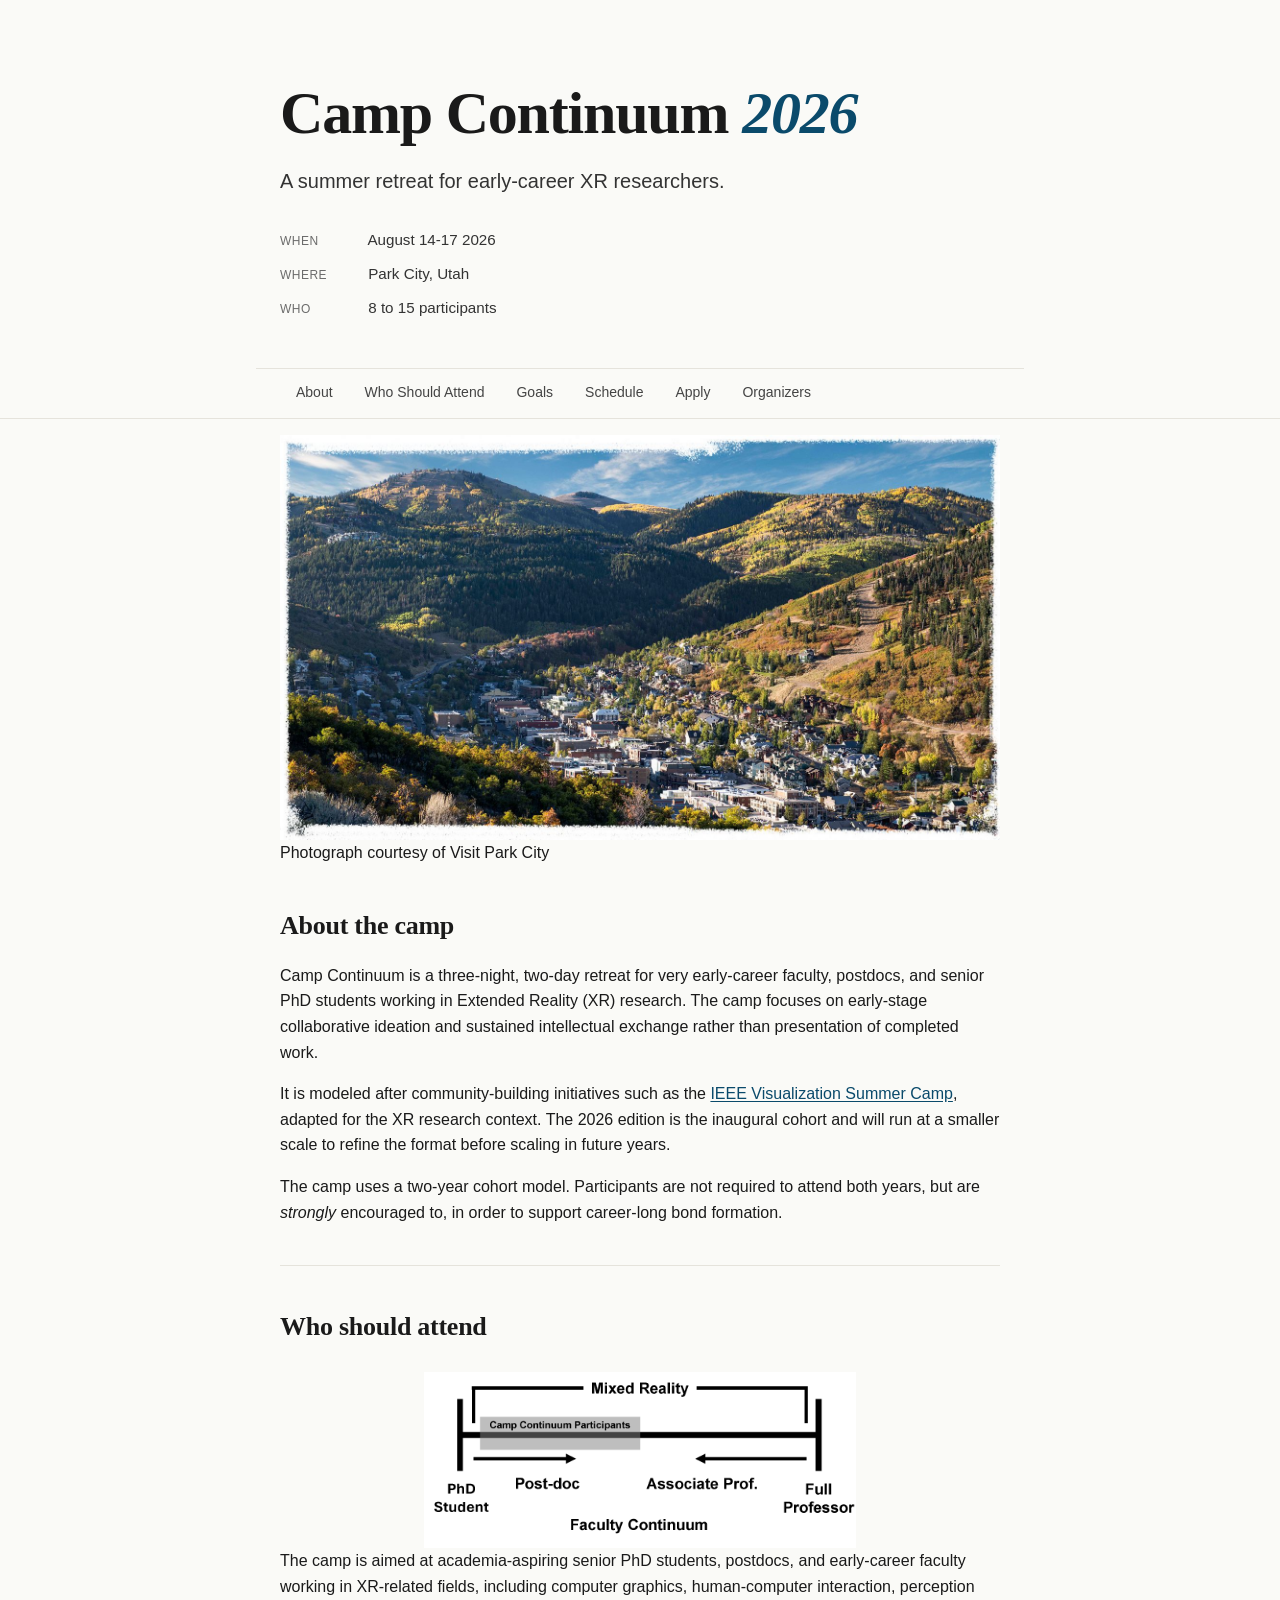
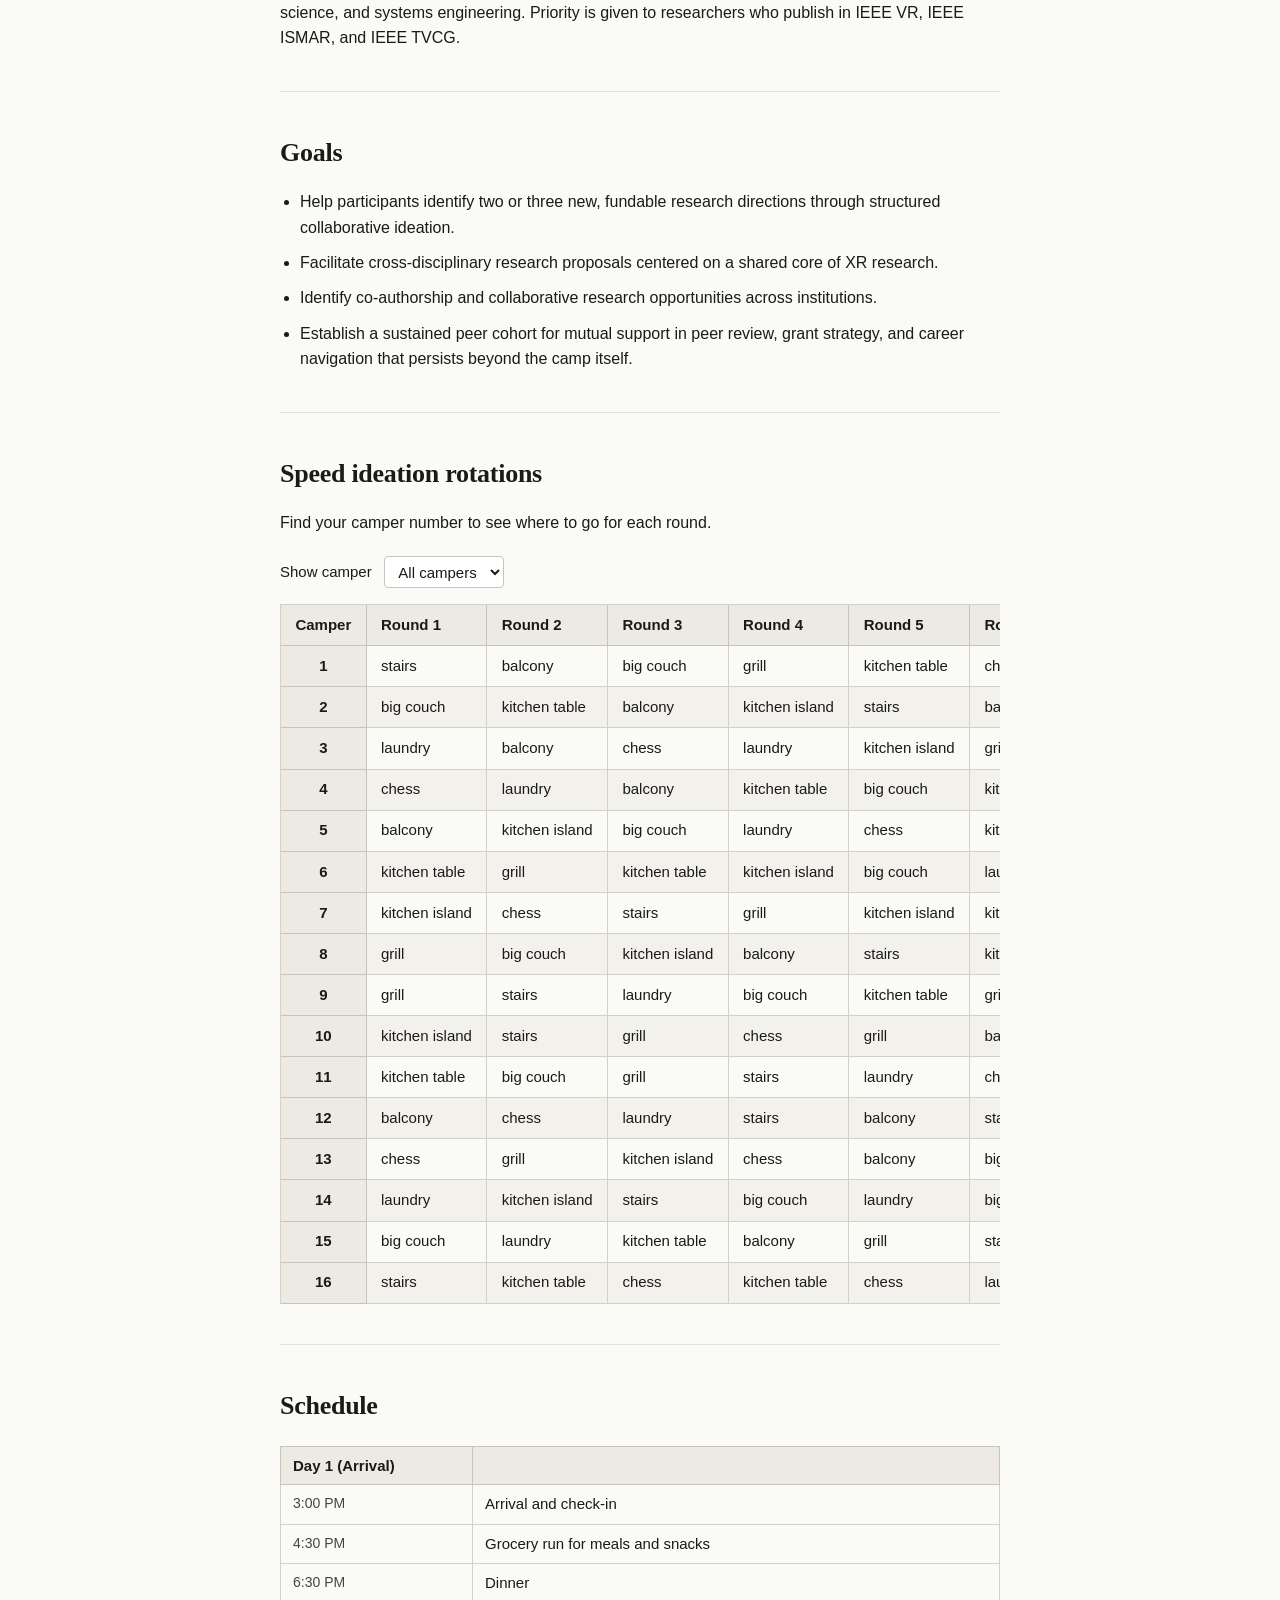
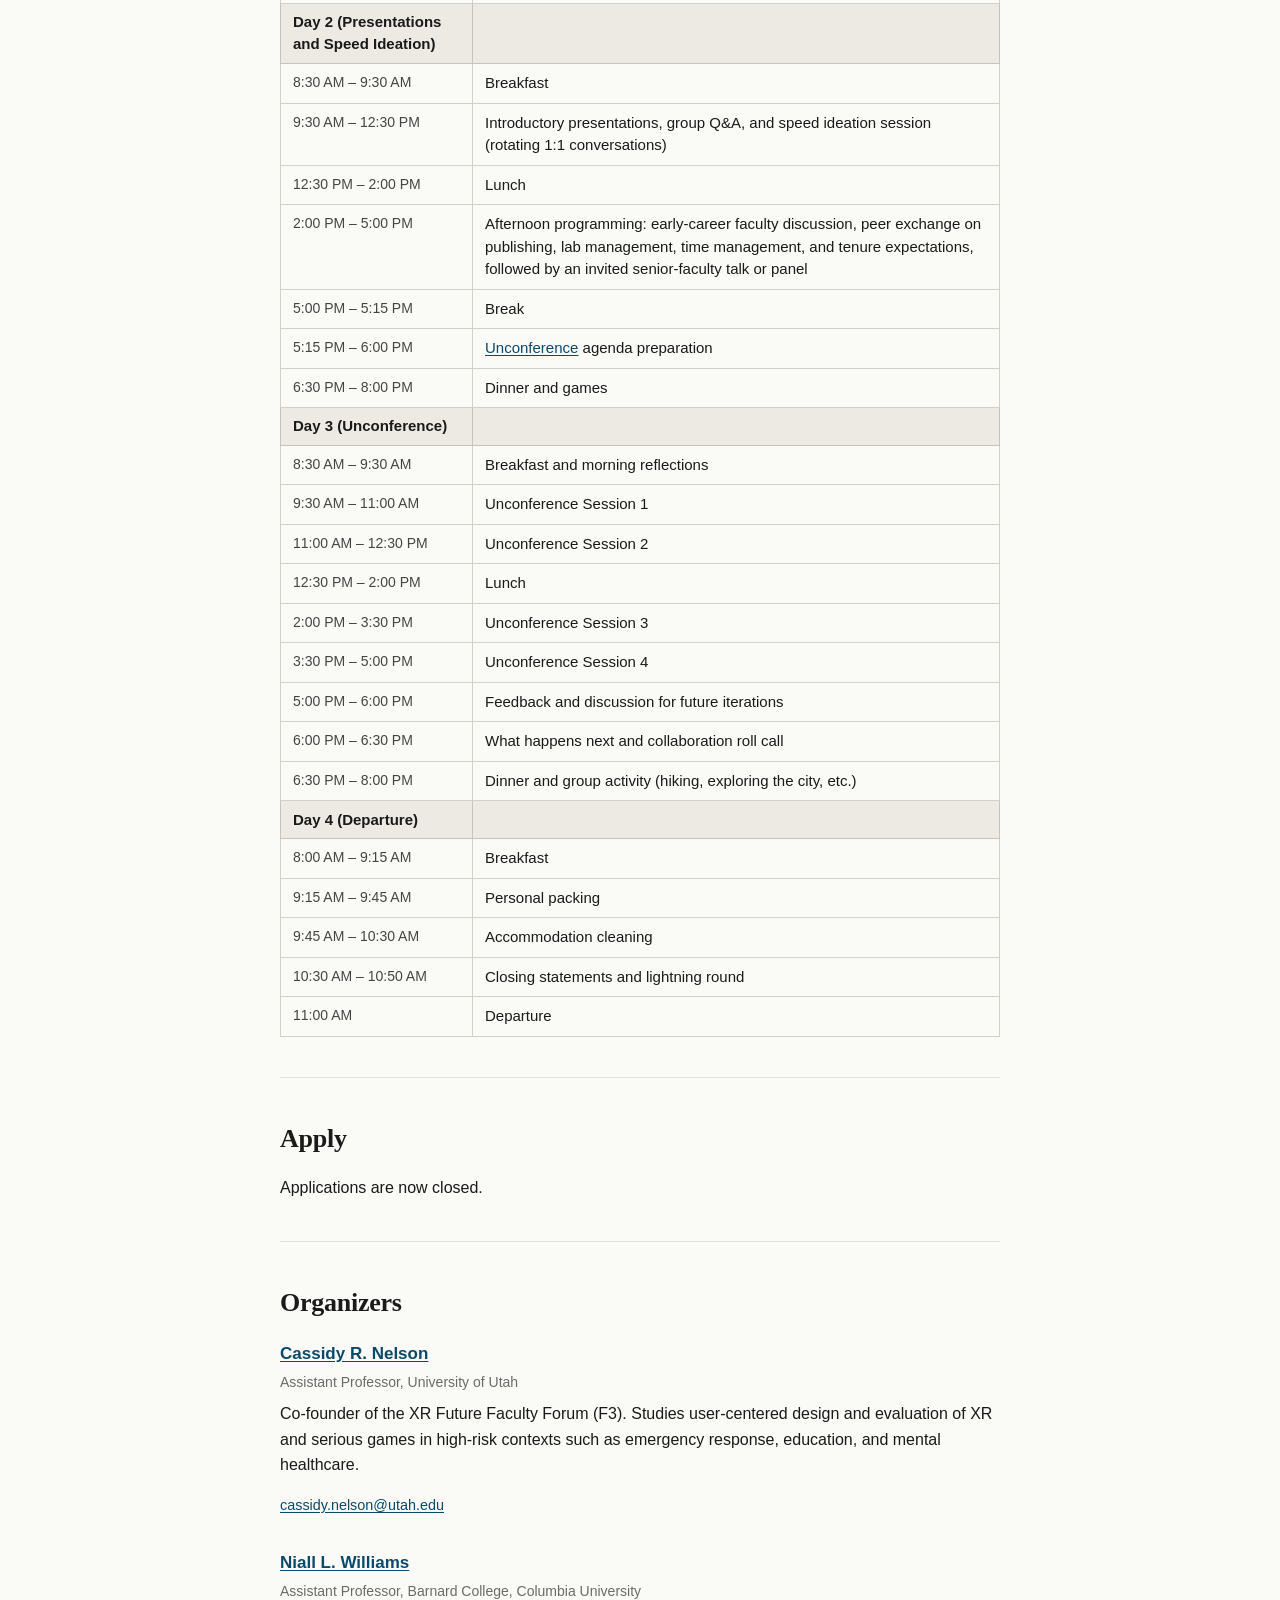
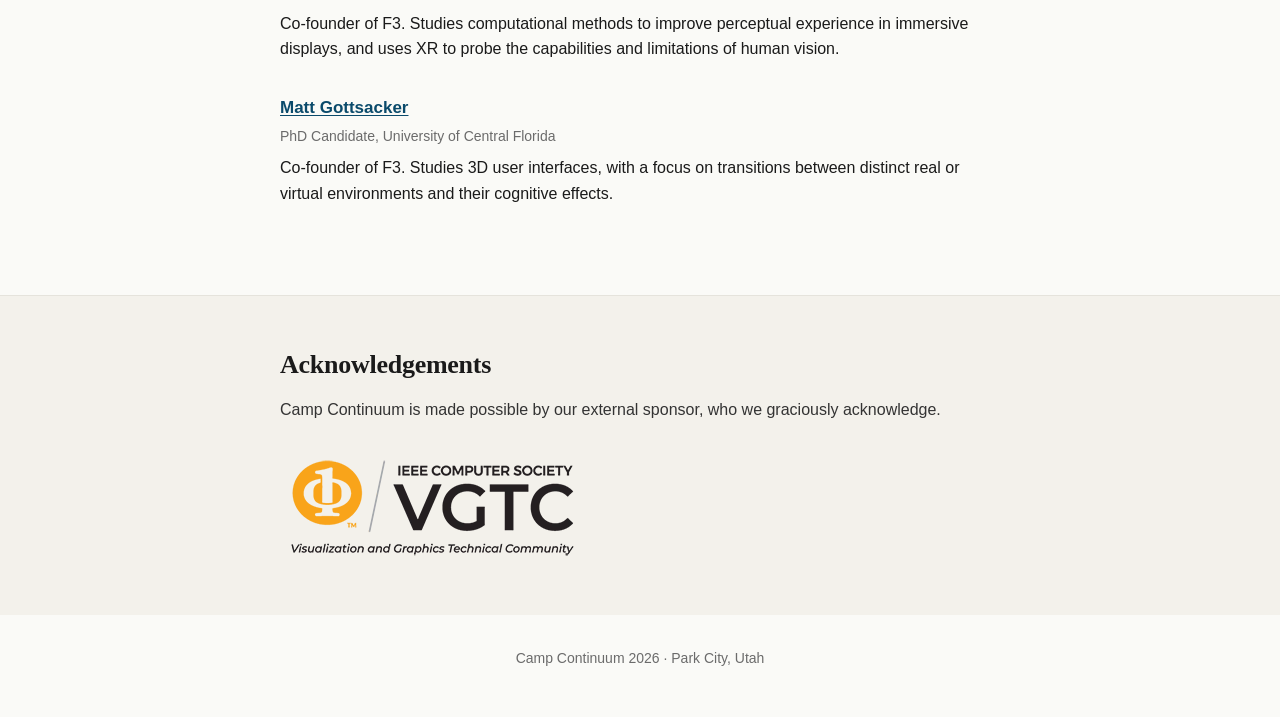
<file: 2026/index.html>
<!DOCTYPE html>
<html lang="en">
<head>
  <meta charset="UTF-8">
  <meta name="viewport" content="width=device-width, initial-scale=1.0">
  <title>Camp Continuum 2026</title>
  <meta name="description" content="A summer retreat for early-career XR researchers. Park City, August 2026.">
  <link rel="stylesheet" href="styles.css">
</head>
<body>

  <header class="hero">
    <h1>Camp Continuum <span class="year">2026</span></h1>
    <p class="tagline">A summer retreat for early-career XR researchers.</p>
    <ul class="hero-meta">
      <li><strong>When</strong> August 14-17 2026</li>
      <li><strong>Where</strong> Park City, Utah</li>
      <li><strong>Who</strong> 8 to 15 participants</li>
    </ul>
  </header>

  <nav class="site-nav" id="site-nav">
    <ul>
      <li><a href="#about">About</a></li>
      <li><a href="#who">Who Should Attend</a></li>
      <li><a href="#goals">Goals</a></li>
      <li><a href="#schedule">Schedule</a></li>
      <li><a href="#apply">Apply</a></li>
      <li><a href="#organizers">Organizers</a></li>
    </ul>
  </nav>

  <main>

    <div class="banner-photo">
      <img src="../img/park_city.png" alt="Camp Continuum 2026">
      <p class="photo-caption">Photograph courtesy of Visit Park City</p>
    </div>

    <section class="section" id="about">
      <h2>About the camp</h2>
      <p>
        Camp Continuum is a three-night, two-day retreat for very early-career faculty, postdocs, and senior PhD students working in Extended Reality (XR) research. The camp focuses on early-stage collaborative ideation and sustained intellectual exchange rather than presentation of completed work.
      </p>
      <p>
        It is modeled after community-building initiatives such as the <a href="https://vissummercamp.github.io/">IEEE Visualization Summer Camp</a>, adapted for the XR research context. The 2026 edition is the inaugural cohort and will run at a smaller scale to refine the format before scaling in future years.
      </p>
      <p>
        The camp uses a two-year cohort model. Participants are not required to attend both years, but are <i>strongly</i> encouraged to, in order to support career-long bond formation.
      </p>
    </section>

    <section class="section" id="who">
      <h2>Who should attend</h2>
      <img class="who-photo" src="../img/camp-continuum.png" alt="Camp Continuum">
      <p>
        The camp is aimed at academia-aspiring senior PhD students, postdocs, and early-career faculty working in XR-related fields, including computer graphics, human-computer interaction, perception science, and systems engineering. Priority is given to researchers who publish in IEEE VR, IEEE ISMAR, and IEEE TVCG.
      </p>
    </section>

    <section class="section" id="goals">
      <h2>Goals</h2>
      <ul class="list">
        <li>Help participants identify two or three new, fundable research directions through structured collaborative ideation.</li>
        <li>Facilitate cross-disciplinary research proposals centered on a shared core of XR research.</li>
        <li>Identify co-authorship and collaborative research opportunities across institutions.</li>
        <li>Establish a sustained peer cohort for mutual support in peer review, grant strategy, and career navigation that persists beyond the camp itself.</li>
      </ul>
    </section>

    <section class="section" id="rotations">
      <h2>Speed ideation rotations</h2>
      <p>Find your camper number to see where to go for each round.</p>

      <div class="rotation-filter">
        <label for="camper-filter">Show camper</label>
        <select id="camper-filter">
          <option value="">All campers</option>
        </select>
      </div>

      <div class="table-scroll">
      <table class="rotation-table" id="rotation-table">
  <thead>
    <tr>
      <th>Camper</th>
      <th>Round 1</th>
      <th>Round 2</th>
      <th>Round 3</th>
      <th>Round 4</th>
      <th>Round 5</th>
      <th>Round 6</th>
      <th>Round 7</th>
      <th>Round 8</th>
      <th>Round 9</th>
      <th>Round 10</th>
      <th>Round 11</th>
      <th>Round 12</th>
      <th>Round 13</th>
      <th>Round 14</th>
      <th>Round 15</th>
    </tr>
  </thead>
  <tbody>
    <tr>
      <th>1</th>
      <td>stairs</td>
      <td>balcony</td>
      <td>big couch</td>
      <td>grill</td>
      <td>kitchen table</td>
      <td>chess</td>
      <td>laundry</td>
      <td>kitchen island</td>
      <td>stairs</td>
      <td>kitchen island</td>
      <td>chess</td>
      <td>grill</td>
      <td>laundry</td>
      <td>kitchen table</td>
      <td>balcony</td>
    </tr>
    <tr>
      <th>2</th>
      <td>big couch</td>
      <td>kitchen table</td>
      <td>balcony</td>
      <td>kitchen island</td>
      <td>stairs</td>
      <td>balcony</td>
      <td>grill</td>
      <td>kitchen table</td>
      <td>stairs</td>
      <td>chess</td>
      <td>grill</td>
      <td>laundry</td>
      <td>chess</td>
      <td>kitchen island</td>
      <td>laundry</td>
    </tr>
    <tr>
      <th>3</th>
      <td>laundry</td>
      <td>balcony</td>
      <td>chess</td>
      <td>laundry</td>
      <td>kitchen island</td>
      <td>grill</td>
      <td>stairs</td>
      <td>balcony</td>
      <td>big couch</td>
      <td>chess</td>
      <td>kitchen table</td>
      <td>stairs</td>
      <td>kitchen table</td>
      <td>big couch</td>
      <td>grill</td>
    </tr>
    <tr>
      <th>4</th>
      <td>chess</td>
      <td>laundry</td>
      <td>balcony</td>
      <td>kitchen table</td>
      <td>big couch</td>
      <td>kitchen island</td>
      <td>kitchen table</td>
      <td>laundry</td>
      <td>grill</td>
      <td>kitchen island</td>
      <td>kitchen table</td>
      <td>big couch</td>
      <td>stairs</td>
      <td>balcony</td>
      <td>chess</td>
    </tr>
    <tr>
      <th>5</th>
      <td>balcony</td>
      <td>kitchen island</td>
      <td>big couch</td>
      <td>laundry</td>
      <td>chess</td>
      <td>kitchen table</td>
      <td>kitchen island</td>
      <td>grill</td>
      <td>kitchen table</td>
      <td>laundry</td>
      <td>grill</td>
      <td>big couch</td>
      <td>balcony</td>
      <td>chess</td>
      <td>stairs</td>
    </tr>
    <tr>
      <th>6</th>
      <td>kitchen table</td>
      <td>grill</td>
      <td>kitchen table</td>
      <td>kitchen island</td>
      <td>big couch</td>
      <td>laundry</td>
      <td>balcony</td>
      <td>big couch</td>
      <td>chess</td>
      <td>stairs</td>
      <td>chess</td>
      <td>stairs</td>
      <td>balcony</td>
      <td>laundry</td>
      <td>big couch</td>
    </tr>
    <tr>
      <th>7</th>
      <td>kitchen island</td>
      <td>chess</td>
      <td>stairs</td>
      <td>grill</td>
      <td>kitchen island</td>
      <td>kitchen table</td>
      <td>big couch</td>
      <td>chess</td>
      <td>balcony</td>
      <td>grill</td>
      <td>big couch</td>
      <td>laundry</td>
      <td>stairs</td>
      <td>laundry</td>
      <td>kitchen table</td>
    </tr>
    <tr>
      <th>8</th>
      <td>grill</td>
      <td>big couch</td>
      <td>kitchen island</td>
      <td>balcony</td>
      <td>stairs</td>
      <td>kitchen island</td>
      <td>balcony</td>
      <td>stairs</td>
      <td>laundry</td>
      <td>big couch</td>
      <td>balcony</td>
      <td>grill</td>
      <td>kitchen table</td>
      <td>chess</td>
      <td>kitchen table</td>
    </tr>
    <tr>
      <th>9</th>
      <td>grill</td>
      <td>stairs</td>
      <td>laundry</td>
      <td>big couch</td>
      <td>kitchen table</td>
      <td>grill</td>
      <td>kitchen island</td>
      <td>chess</td>
      <td>kitchen island</td>
      <td>kitchen table</td>
      <td>stairs</td>
      <td>balcony</td>
      <td>chess</td>
      <td>balcony</td>
      <td>big couch</td>
    </tr>
    <tr>
      <th>10</th>
      <td>kitchen island</td>
      <td>stairs</td>
      <td>grill</td>
      <td>chess</td>
      <td>grill</td>
      <td>balcony</td>
      <td>kitchen table</td>
      <td>big couch</td>
      <td>laundry</td>
      <td>balcony</td>
      <td>kitchen island</td>
      <td>chess</td>
      <td>laundry</td>
      <td>big couch</td>
      <td>stairs</td>
    </tr>
    <tr>
      <th>11</th>
      <td>kitchen table</td>
      <td>big couch</td>
      <td>grill</td>
      <td>stairs</td>
      <td>laundry</td>
      <td>chess</td>
      <td>stairs</td>
      <td>grill</td>
      <td>balcony</td>
      <td>kitchen table</td>
      <td>laundry</td>
      <td>kitchen island</td>
      <td>grill</td>
      <td>kitchen island</td>
      <td>chess</td>
    </tr>
    <tr>
      <th>12</th>
      <td>balcony</td>
      <td>chess</td>
      <td>laundry</td>
      <td>stairs</td>
      <td>balcony</td>
      <td>stairs</td>
      <td>grill</td>
      <td>laundry</td>
      <td>chess</td>
      <td>big couch</td>
      <td>kitchen island</td>
      <td>kitchen table</td>
      <td>kitchen island</td>
      <td>kitchen table</td>
      <td>grill</td>
    </tr>
    <tr>
      <th>13</th>
      <td>chess</td>
      <td>grill</td>
      <td>kitchen island</td>
      <td>chess</td>
      <td>balcony</td>
      <td>big couch</td>
      <td>laundry</td>
      <td>balcony</td>
      <td>kitchen table</td>
      <td>grill</td>
      <td>stairs</td>
      <td>kitchen island</td>
      <td>big couch</td>
      <td>stairs</td>
      <td>laundry</td>
    </tr>
    <tr>
      <th>14</th>
      <td>laundry</td>
      <td>kitchen island</td>
      <td>stairs</td>
      <td>big couch</td>
      <td>laundry</td>
      <td>big couch</td>
      <td>chess</td>
      <td>kitchen table</td>
      <td>grill</td>
      <td>stairs</td>
      <td>balcony</td>
      <td>chess</td>
      <td>kitchen island</td>
      <td>grill</td>
      <td>balcony</td>
    </tr>
    <tr>
      <th>15</th>
      <td>big couch</td>
      <td>laundry</td>
      <td>kitchen table</td>
      <td>balcony</td>
      <td>grill</td>
      <td>stairs</td>
      <td>chess</td>
      <td>kitchen island</td>
      <td>big couch</td>
      <td>laundry</td>
      <td>big couch</td>
      <td>balcony</td>
      <td>grill</td>
      <td>stairs</td>
      <td>kitchen island</td>
    </tr>
    <tr>
      <th>16</th>
      <td>stairs</td>
      <td>kitchen table</td>
      <td>chess</td>
      <td>kitchen table</td>
      <td>chess</td>
      <td>laundry</td>
      <td>big couch</td>
      <td>stairs</td>
      <td>kitchen island</td>
      <td>balcony</td>
      <td>laundry</td>
      <td>kitchen table</td>
      <td>big couch</td>
      <td>grill</td>
      <td>kitchen island</td>
    </tr>
  </tbody>
</table>
      </div>
    </section>

    <section class="section" id="schedule">
      <h2>Schedule</h2>

      <div class="table-scroll">
      <table class="schedule-table">
        <tbody>

          <tr class="day-header">
            <td><b>Day 1 (Arrival)</b></td>
            <td></td>
          </tr>
          <tr>
            <td>3:00 PM</td>
            <td>Arrival and check-in</td>
          </tr>
          <tr>
            <td>4:30 PM</td>
            <td>Grocery run for meals and snacks</td>
          </tr>
          <tr>
            <td>6:30 PM</td>
            <td>Dinner</td>
          </tr>

          <tr class="day-header">
            <td><b>Day 2 (Presentations and Speed Ideation)</b></td>
            <td></td>
          </tr>
          <tr>
            <td>8:30 AM &ndash; 9:30 AM</td>
            <td>Breakfast</td>
          </tr>
          <tr>
            <td>9:30 AM &ndash; 12:30 PM</td>
            <td>Introductory presentations, group Q&amp;A, and speed ideation session (rotating 1:1 conversations)</td>
          </tr>
          <tr>
            <td>12:30 PM &ndash; 2:00 PM</td>
            <td>Lunch</td>
          </tr>
          <tr>
            <td>2:00 PM &ndash; 5:00 PM</td>
            <td>Afternoon programming: early-career faculty discussion, peer exchange on publishing, lab management, time management, and tenure expectations, followed by an invited senior-faculty talk or panel</td>
          </tr>
          <tr>
            <td>5:00 PM &ndash; 5:15 PM</td>
            <td>Break</td>
          </tr>
          <tr>
            <td>5:15 PM &ndash; 6:00 PM</td>
            <td><a href="https://en.wikipedia.org/wiki/Unconference">Unconference</a> agenda preparation</td>
          </tr>
          <tr>
            <td>6:30 PM &ndash; 8:00 PM</td>
            <td>Dinner and games</td>
          </tr>

          <tr class="day-header">
            <td><b>Day 3 (Unconference)</b></td>
            <td></td>
          </tr>
          <tr>
            <td>8:30 AM &ndash; 9:30 AM</td>
            <td>Breakfast and morning reflections</td>
          </tr>
          <tr>
            <td>9:30 AM &ndash; 11:00 AM</td>
            <td>Unconference Session 1</td>
          </tr>
          <tr>
            <td>11:00 AM &ndash; 12:30 PM</td>
            <td>Unconference Session 2</td>
          </tr>
          <tr>
            <td>12:30 PM &ndash; 2:00 PM</td>
            <td>Lunch</td>
          </tr>
          <tr>
            <td>2:00 PM &ndash; 3:30 PM</td>
            <td>Unconference Session 3</td>
          </tr>
          <tr>
            <td>3:30 PM &ndash; 5:00 PM</td>
            <td>Unconference Session 4</td>
          </tr>
          <tr>
            <td>5:00 PM &ndash; 6:00 PM</td>
            <td>Feedback and discussion for future iterations</td>
          </tr>
          <tr>
            <td>6:00 PM &ndash; 6:30 PM</td>
            <td>What happens next and collaboration roll call</td>
          </tr>
          <tr>
            <td>6:30 PM &ndash; 8:00 PM</td>
            <td>Dinner and group activity (hiking, exploring the city, etc.)</td>
          </tr>

          <tr class="day-header">
            <td><b>Day 4 (Departure)</b></td>
            <td></td>
          </tr>
          <tr>
            <td>8:00 AM &ndash; 9:15 AM</td>
            <td>Breakfast</td>
          </tr>
          <tr>
            <td>9:15 AM &ndash; 9:45 AM</td>
            <td>Personal packing</td>
          </tr>
          <tr>
            <td>9:45 AM &ndash; 10:30 AM</td>
            <td>Accommodation cleaning</td>
          </tr>
          <tr>
            <td>10:30 AM &ndash; 10:50 AM</td>
            <td>Closing statements and lightning round</td>
          </tr>
          <tr>
            <td>11:00 AM</td>
            <td>Departure</td>
          </tr>

        </tbody>
      </table>
      </div>

    </section>

    <section class="section" id="apply">
      <h2>Apply</h2>
      <p>
        Applications are now closed.
      </p>
      <!-- <p>
        Fill out this Google Form to submit your application: <a href="https://forms.gle/xn9YMSE83v79xsYz9">https://forms.gle/xn9YMSE83v79xsYz9</a>
        <br>
        Invitations go out in mid-May. Responses are due <strong>June 5, 2026</strong>. Decisions are expected to be made by June 12.
      </p>
      <p>
        For questions or recommendations, contact <a href="mailto:cassidy.nelson@utah.edu">cassidy.nelson@utah.edu</a>.
      </p> -->
    </section>

    <section class="section" id="organizers">
      <h2>Organizers</h2>
      <div class="organizers">
        <div class="organizer">
          <h3><a href="https://www.cassidyrnelson.com/">Cassidy R. Nelson</a></h3>
          <p class="affiliation">Assistant Professor, University of Utah</p>
          <p>Co-founder of the XR Future Faculty Forum (F3). Studies user-centered design and evaluation of XR and serious games in high-risk contexts such as emergency response, education, and mental healthcare.</p>
          <p class="contact"><a href="mailto:cassidy.nelson@utah.edu">cassidy.nelson@utah.edu</a></p>
        </div>
        <div class="organizer">
          <h3><a href="https://niall.phd/">Niall L. Williams</a></h3>
          <p class="affiliation">Assistant Professor, Barnard College, Columbia University</p>
          <p>Co-founder of F3. Studies computational methods to improve perceptual experience in immersive displays, and uses XR to probe the capabilities and limitations of human vision.</p>
        </div>
        <div class="organizer">
          <h3><a href="https://mattgottsacker.space/">Matt Gottsacker</a></h3>
          <p class="affiliation">PhD Candidate, University of Central Florida</p>
          <p>Co-founder of F3. Studies 3D user interfaces, with a focus on transitions between distinct real or virtual environments and their cognitive effects.</p>
        </div>
      </div>
    </section>

  </main>

  <section class="ack-section">
    <div class="ack-inner">
      <h2>Acknowledgements</h2>
      <p>Camp Continuum is made possible by our external sponsor, who we graciously acknowledge.</p>
      <img src="../img/vgtc.webp" alt="VGTC logo">
    </div>
  </section>

  <footer>
    <p>Camp Continuum 2026 &middot; Park City, Utah</p>
  </footer>

  <script>
    (function () {
      const sections = document.querySelectorAll('section[id]');
      const navLinks = document.querySelectorAll('.site-nav a');
      const nav = document.getElementById('site-nav');

      function setActive() {
        const navHeight = nav.offsetHeight;
        let current = '';
        sections.forEach(function (sec) {
          if (window.scrollY >= sec.offsetTop - navHeight - 8) {
            current = sec.id;
          }
        });
        navLinks.forEach(function (link) {
          link.classList.toggle('active', link.getAttribute('href') === '#' + current);
        });
      }

      window.addEventListener('scroll', setActive, { passive: true });
      setActive();
    })();

    (function () {
      const select = document.getElementById('camper-filter');
      const rows = document.querySelectorAll('#rotation-table tbody tr');

      rows.forEach(function (row) {
        const id = row.querySelector('th').textContent.trim();
        const opt = document.createElement('option');
        opt.value = id;
        opt.textContent = 'Camper ' + id;
        select.appendChild(opt);
      });

      select.addEventListener('change', function () {
        const value = select.value;
        rows.forEach(function (row) {
          const id = row.querySelector('th').textContent.trim();
          row.hidden = value !== '' && id !== value;
        });
      });
    })();
  </script>
</body>
</html>
</file>
<file: 2026/styles.css>
/* ---------- Nav ---------- */

.site-nav {
  position: sticky;
  top: 0;
  z-index: 100;
  background-color: #fafaf7;
  border-bottom: 1px solid #e5e3dc;
}

.site-nav ul {
  list-style: none;
  margin: 0 auto;
  padding: 0 1.5rem;
  max-width: 60%;
  display: flex;
  gap: 0;
  overflow-x: auto;
  -webkit-overflow-scrolling: touch;
  scrollbar-width: none;
}

.site-nav ul::-webkit-scrollbar {
  display: none;
}

.site-nav a {
  display: block;
  padding: 0.75rem 1rem;
  font-size: 0.875rem;
  font-weight: 500;
  color: #444;
  text-decoration: none;
  white-space: nowrap;
  border-bottom: 2px solid transparent;
  transition: color 0.15s, border-color 0.15s;
}

.site-nav a:hover {
  color: #0a4a6b;
  border-bottom-color: #0a4a6b;
}

.site-nav a.active {
  color: #0a4a6b;
  border-bottom-color: #0a4a6b;
}

/* ---------- Reset & base ---------- */

*,
*::before,
*::after {
  box-sizing: border-box;
}

html {
  font-size: 16px;
  -webkit-text-size-adjust: 100%;
}

body {
  margin: 0;
  font-family: -apple-system, BlinkMacSystemFont, "Segoe UI", "Helvetica Neue", Helvetica, Arial, sans-serif;
  font-size: 1rem;
  line-height: 1.6;
  color: #1a1a1a;
  background-color: #fafaf7;
  -webkit-font-smoothing: antialiased;
  -moz-osx-font-smoothing: grayscale;
}

img {
  max-width: 100%;
  display: block;
}

a {
  color: #0a4a6b;
  text-decoration: underline;
  text-underline-offset: 2px;
}

a:hover {
  color: #062f44;
}

/* ---------- Layout ---------- */

.hero,
main,
footer {
  max-width: 60%;
  margin: 0 auto;
  padding: 0 1.5rem;
}

.hero {
  padding-top: 5rem;
  padding-bottom: 3rem;
  border-bottom: 1px solid #e5e3dc;
}

main {
  padding-top: 1rem;
  padding-bottom: 3rem;
}

.section {
  padding: 2.5rem 0;
  border-bottom: 1px solid #e5e3dc;
}

.section:last-child {
  border-bottom: none;
}

footer {
  padding-top: 2rem;
  padding-bottom: 3rem;
  text-align: center;
  color: #6b6b6b;
  font-size: 0.875rem;
}

/* ---------- Typography ---------- */

.eyebrow {
  font-size: 0.8125rem;
  letter-spacing: 0.12em;
  text-transform: uppercase;
  color: #6b6b6b;
  margin: 0 0 1rem;
}

h1 {
  font-family: Georgia, "Iowan Old Style", "Times New Roman", Times, serif;
  font-size: clamp(2.5rem, 6vw, 3.75rem);
  font-weight: 600;
  line-height: 1.1;
  margin: 0 0 1.25rem;
  letter-spacing: -0.02em;
}

h1 .year {
  color: #0a4a6b;
  font-style: italic;
}

h2 {
  font-family: Georgia, "Iowan Old Style", "Times New Roman", Times, serif;
  font-size: 1.625rem;
  font-weight: 600;
  margin: 0 0 1rem;
  letter-spacing: -0.01em;
}

h3 {
  font-size: 1rem;
  font-weight: 600;
  margin: 0 0 0.4rem;
}

p {
  margin: 0 0 1rem;
}

p:last-child {
  margin-bottom: 0;
}

.tagline {
  font-size: 1.25rem;
  color: #333;
  margin-bottom: 2rem;
  line-height: 1.5;
}

/* ---------- Hero meta list ---------- */

.hero-meta {
  list-style: none;
  padding: 0;
  margin: 0;
  display: grid;
  gap: 0.6rem;
}

.hero-meta li {
  font-size: 0.95rem;
  color: #333;
}

.hero-meta strong {
  display: inline-block;
  min-width: 4.5rem;
  color: #6b6b6b;
  font-weight: 500;
  letter-spacing: 0.04em;
  text-transform: uppercase;
  font-size: 0.75rem;
  margin-right: 0.75rem;
}

/* ---------- Lists ---------- */

.list {
  margin: 0;
  padding-left: 1.25rem;
}

.list li {
  margin-bottom: 0.6rem;
}

.list li:last-child {
  margin-bottom: 0;
}

/* ---------- Schedule ---------- */

.schedule-table {
  width: 100%;
  border-collapse: collapse;
  font-size: 0.9375rem;
  margin-top: 0.25rem;
}

.schedule-table td {
  text-align: left;
  vertical-align: top;
  padding: 0.5rem 0.75rem;
  border: 1px solid #d4d0c8;
  color: #1a1a1a;
  line-height: 1.5;
}

.schedule-table td:first-child {
  white-space: nowrap;
  width: 12rem;
  color: #444;
  font-size: 0.875rem;
  font-variant-numeric: tabular-nums;
}

.schedule-table tr.day-header td {
  background-color: #eceae2;
  border-color: #c8c4bb;
  padding: 0.45rem 0.75rem;
  font-size: 0.9375rem;
  color: #1a1a1a;
}

.schedule-table tr.day-header td:first-child {
  color: #1a1a1a;
  white-space: normal;
  width: auto;
  font-size: 0.9375rem;
}

.table-scroll {
  overflow-x: auto;
  -webkit-overflow-scrolling: touch;
}

/* ---------- Rotations ---------- */

.rotation-filter {
  display: flex;
  align-items: center;
  gap: 0.75rem;
  margin: 1.25rem 0 1rem;
  font-size: 0.9375rem;
}

.rotation-filter select {
  font: inherit;
  padding: 0.35rem 0.6rem;
  border: 1px solid #c8c4bb;
  border-radius: 4px;
  background-color: #fff;
  color: #1a1a1a;
}

.rotation-table {
  border-collapse: separate;
  border-spacing: 0;
  border-top: 1px solid #d4d0c8;
  border-left: 1px solid #d4d0c8;
  font-size: 0.9375rem;
  white-space: nowrap;
}

.rotation-table th,
.rotation-table td {
  text-align: left;
  padding: 0.55rem 0.9rem;
  border-right: 1px solid #d4d0c8;
  border-bottom: 1px solid #d4d0c8;
  line-height: 1.5;
}

.rotation-table thead th {
  background-color: #eceae2;
  border-color: #c8c4bb;
  font-weight: 600;
}

.rotation-table tbody th {
  position: sticky;
  left: 0;
  background-color: #eceae2;
  border-color: #c8c4bb;
  font-weight: 600;
  text-align: center;
  font-variant-numeric: tabular-nums;
}

.rotation-table thead th:first-child {
  position: sticky;
  left: 0;
  z-index: 1;
}

.rotation-table tbody tr:nth-child(even) td {
  background-color: #f3f1eb;
}

@media (max-width: 540px) {
  .schedule-table td:first-child {
    width: auto;
    white-space: normal;
  }

  .schedule-table {
    font-size: 0.875rem;
  }
}

/* ---------- Organizers ---------- */

.organizers {
  display: grid;
  gap: 2rem;
}

.organizer h3 {
  font-size: 1.0625rem;
  margin-bottom: 0.25rem;
}

.affiliation {
  font-size: 0.875rem;
  color: #6b6b6b;
  margin-bottom: 0.5rem;
}

.contact {
  font-size: 0.9rem;
  margin-top: 0.5rem;
}

/* ---------- Responsive tweaks ---------- */

@media (max-width: 1000px) {
  .hero,
  main,
  footer {
    max-width: 90%;
  }

  .site-nav ul {
    max-width: 90%;
  }
}

@media (max-width: 660px) {
  .hero,
  main,
  footer {
    max-width: 100%;
  }

  .site-nav ul {
    max-width: 100%;
  }

  h2 {
    font-size: 1.375rem;
  }
}

@media (max-width: 480px) {
  .hero {
    padding-top: 2.5rem;
    padding-bottom: 2rem;
  }

  .tagline {
    font-size: 1.1rem;
  }

  .hero-meta strong {
    display: block;
    margin-bottom: 0.15rem;
    margin-right: 0;
  }
}

/* ---------- Acknowledgements ---------- */

.ack-section {
  border-top: 1px solid #e5e3dc;
  background-color: #f3f1eb;
  padding: 3rem 1.5rem;
}

.ack-inner {
  max-width: 720px;
  margin: 0 auto;
}

.ack-inner h2 {
  font-family: Georgia, "Iowan Old Style", "Times New Roman", Times, serif;
  font-size: 1.625rem;
  font-weight: 600;
  margin: 0 0 0.75rem;
  letter-spacing: -0.01em;
}

.ack-inner p {
  color: #333;
  margin-bottom: 1.5rem;
}

.ack-logo-placeholder {
  display: inline-flex;
  align-items: center;
  justify-content: center;
  width: 160px;
  height: 72px;
  border: 1px dashed #b0ada4;
  border-radius: 4px;
  color: #9e9b93;
  font-size: 0.8125rem;
  letter-spacing: 0.04em;
  text-transform: uppercase;
}

/* ---------- Who photo ---------- */

.who-photo {
  display: block;
  width: 60%;
  height: auto;
  margin: 1.5rem auto 0;
}

@media (max-width: 660px) {
  .who-photo {
    width: 100%;
  }
}
</file>
